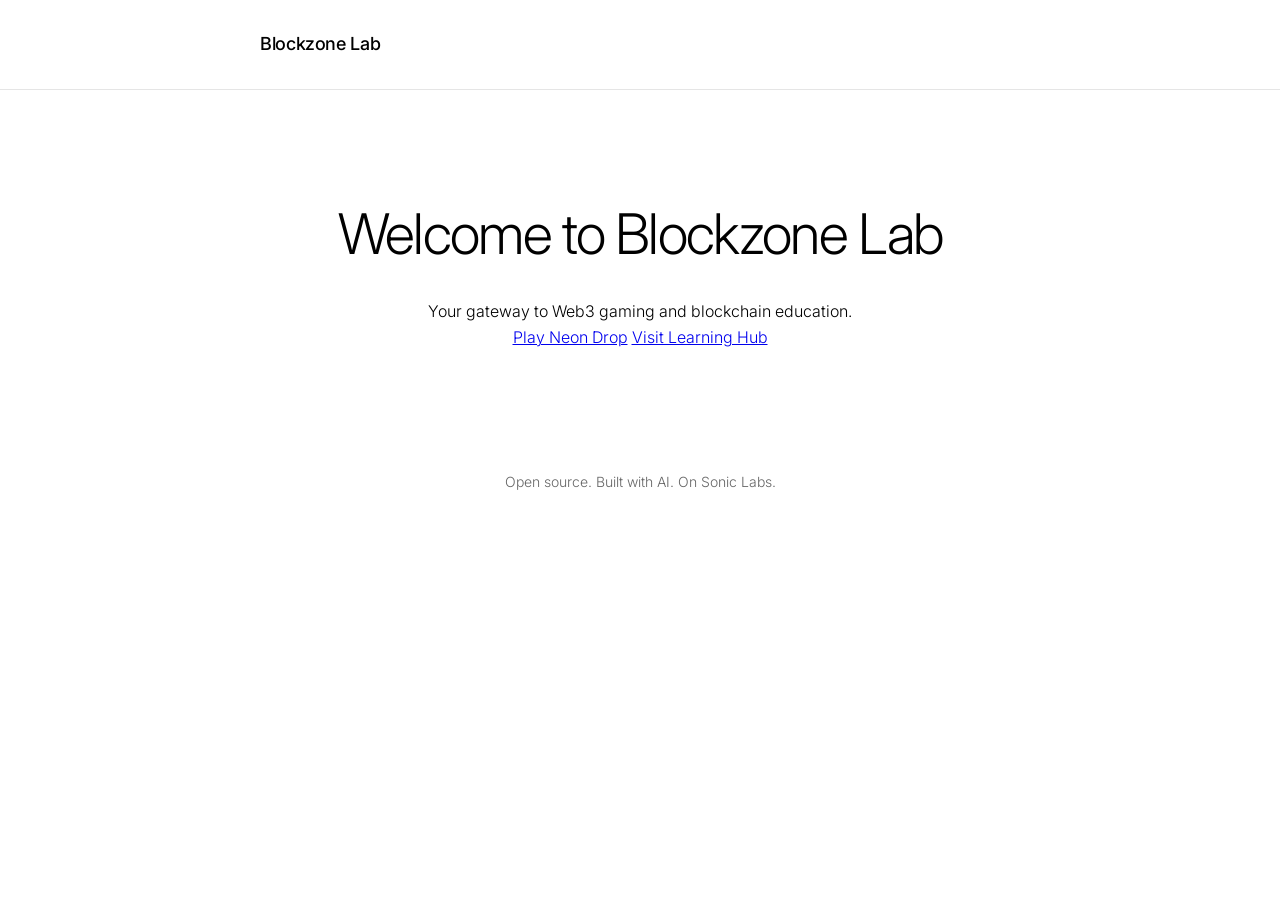
<file: index.html>
<!DOCTYPE html>
<html lang="en">
<head>
    <meta charset="UTF-8">
    <meta name="viewport" content="width=device-width, initial-scale=1.0">
    <title>Blockzone Lab - Learn Blockchain Through Play</title>
    <meta name="description" content="Where everyone wins. Learn blockchain through daily gaming challenges.">
    
    <link rel="preconnect" href="https://fonts.googleapis.com">
    <link rel="preconnect" href="https://fonts.gstatic.com" crossorigin>
    <link href="https://fonts.googleapis.com/css2?family=Inter:wght@300;400;500&display=swap" rel="stylesheet">
    
    <link rel="stylesheet" href="css/main-styles.css">
</head>
<body>
    <header>
        <div class="container">
            <div class="logo">Blockzone Lab</div>
        </div>
    </header>

    <main>
        <section class="hero">
            <div class="container">
                <h1>Welcome to Blockzone Lab</h1>
                <p>Your gateway to Web3 gaming and blockchain education.</p>
                <a href="/games/neondrop/index.html" class="cta-button">Play Neon Drop</a>
                <a href="/learn/" class="cta-button">Visit Learning Hub</a>
            </div>
        </section>
    </main>

    <footer>
        <div class="container">
            <p>Open source. Built with AI. On Sonic Labs.</p>
        </div>
    </footer>

    <!-- <script src="js/main.js"></script> -->
</body>
</html>
</file>
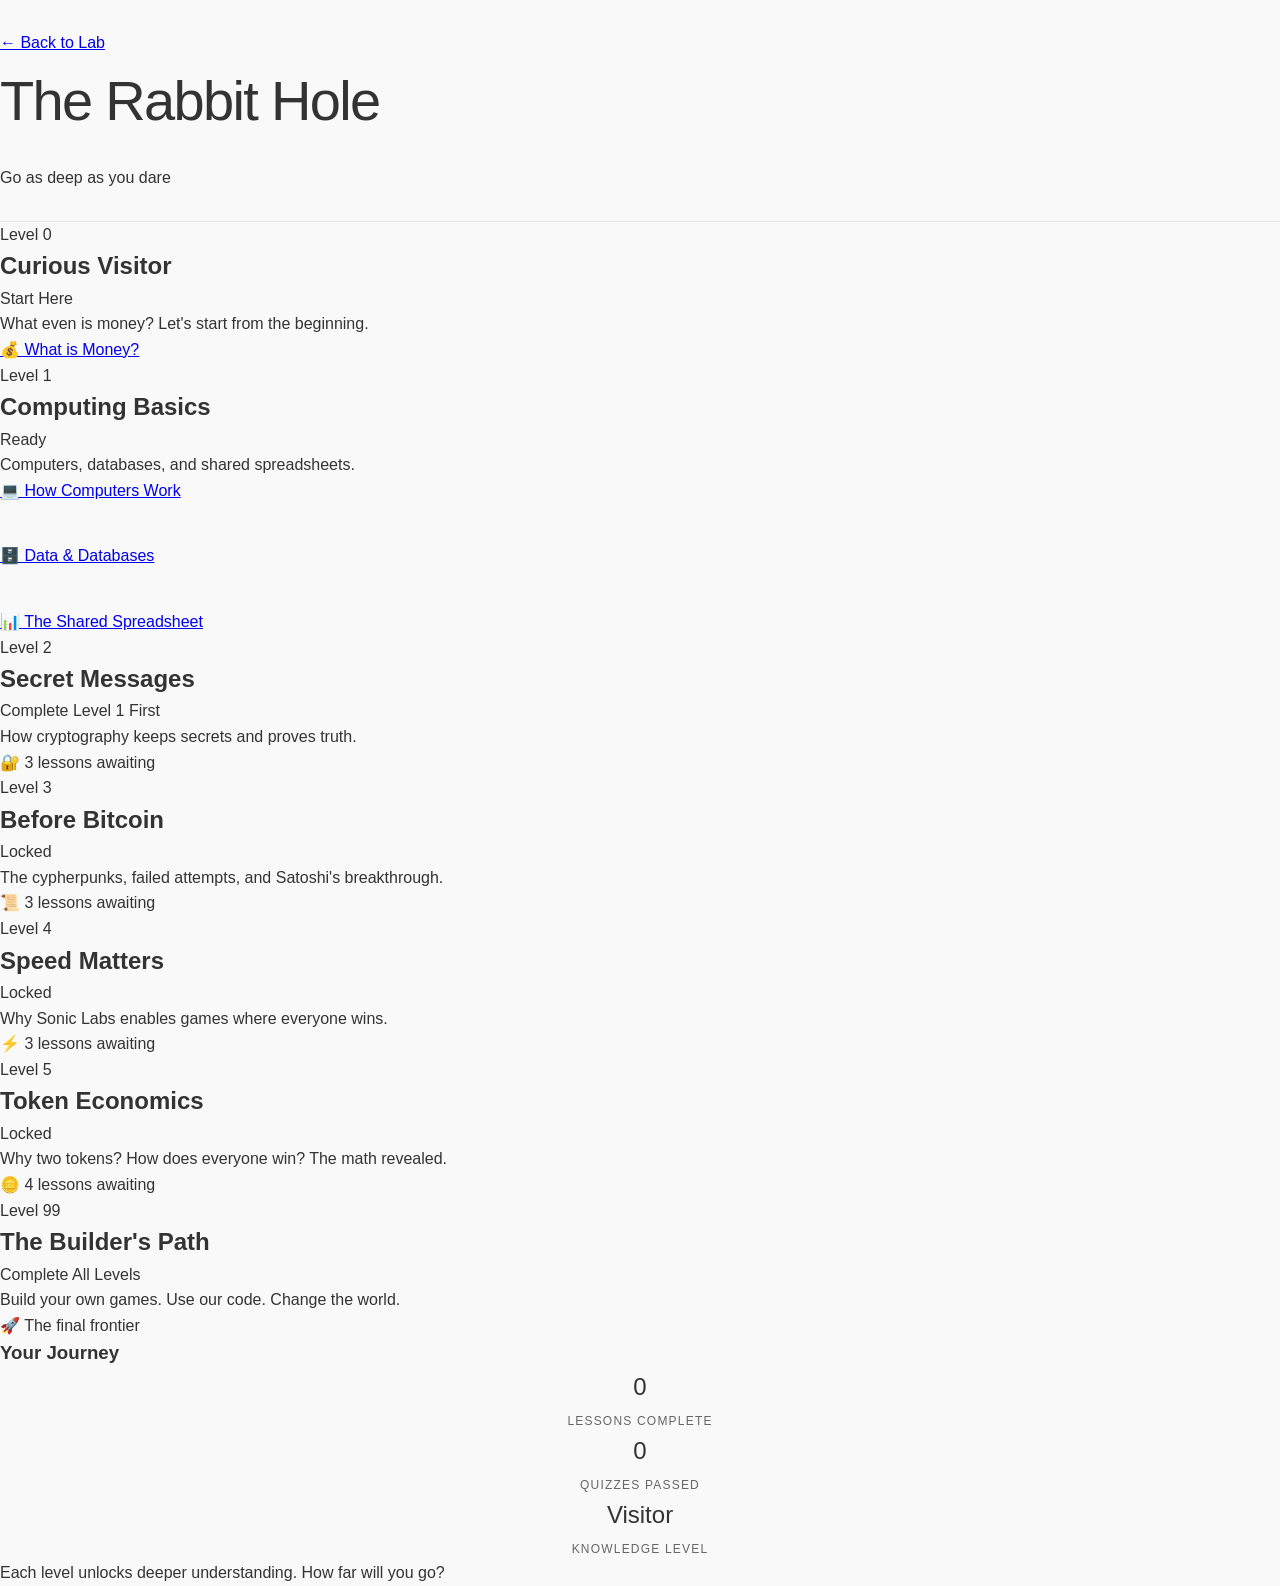
<file: learn/index.html>
<!DOCTYPE html>
<html lang="en">
<head>
    <meta charset="UTF-8">
    <meta name="viewport" content="width=device-width, initial-scale=1.0">
    <title>Learning Hub - Blockzone Lab</title>
    <link rel="stylesheet" href="../css/style.css">
    <link rel="stylesheet" href="../css/lessons.css">
</head>
<body>
    <div class="hub-container">
        <header class="hub-header">
            <a href="../index.html" class="back-home">← Back to Lab</a>
            <h1>The Rabbit Hole</h1>
            <p class="hub-tagline">Go as deep as you dare</p>
        </header>

        <div class="learning-path">
            <!-- Level 0: Curious Visitor -->
            <div class="level-card unlocked" data-level="0">
                <div class="level-header">
                    <span class="level-number">Level 0</span>
                    <h2>Curious Visitor</h2>
                    <span class="level-status">Start Here</span>
                </div>
                <p class="level-description">What even is money? Let's start from the beginning.</p>
                <div class="lessons">
                    <a href="level-0/what-is-money.html" class="lesson-link">
                        <span class="lesson-icon">💰</span>
                        What is Money?
                    </a>
                </div>
                <div class="level-progress">
                    <div class="progress-bar">
                        <div class="progress-fill" style="width: 0%"></div>
                    </div>
                </div>
            </div>

            <!-- Level 1: Computing Basics -->
            <div class="level-card unlocked" data-level="1">
                <div class="level-header">
                    <span class="level-number">Level 1</span>
                    <h2>Computing Basics</h2>
                    <span class="level-status">Ready</span>
                </div>
                <p class="level-description">Computers, databases, and shared spreadsheets.</p>
                <div class="lessons">
                    <a href="level-1/how-computers-work.html" class="lesson-link">
                        <span class="lesson-icon">💻</span>
                        How Computers Work
                    </a>
                    <a href="level-1/data-and-databases.html" class="lesson-link">
                        <span class="lesson-icon">🗄️</span>
                        Data & Databases
                    </a>
                    <a href="level-1/shared-spreadsheets.html" class="lesson-link">
                        <span class="lesson-icon">📊</span>
                        The Shared Spreadsheet
                    </a>
                </div>
                <div class="level-progress">
                    <div class="progress-bar">
                        <div class="progress-fill" style="width: 0%"></div>
                    </div>
                </div>
            </div>

            <!-- Level 2: Cryptography -->
            <div class="level-card locked" data-level="2">
                <div class="level-header">
                    <span class="level-number">Level 2</span>
                    <h2>Secret Messages</h2>
                    <span class="level-status">Complete Level 1 First</span>
                </div>
                <p class="level-description">How cryptography keeps secrets and proves truth.</p>
                <div class="lessons locked-content">
                    <div class="lesson-preview">🔐 3 lessons awaiting</div>
                </div>
            </div>

            <!-- Level 3: Blockchain Origins -->
            <div class="level-card locked" data-level="3">
                <div class="level-header">
                    <span class="level-number">Level 3</span>
                    <h2>Before Bitcoin</h2>
                    <span class="level-status">Locked</span>
                </div>
                <p class="level-description">The cypherpunks, failed attempts, and Satoshi's breakthrough.</p>
                <div class="lessons locked-content">
                    <div class="lesson-preview">📜 3 lessons awaiting</div>
                </div>
            </div>

            <!-- Level 4: Modern Blockchain -->
            <div class="level-card locked" data-level="4">
                <div class="level-header">
                    <span class="level-number">Level 4</span>
                    <h2>Speed Matters</h2>
                    <span class="level-status">Locked</span>
                </div>
                <p class="level-description">Why Sonic Labs enables games where everyone wins.</p>
                <div class="lessons locked-content">
                    <div class="lesson-preview">⚡ 3 lessons awaiting</div>
                </div>
            </div>

            <!-- Level 5: Tokenomics -->
            <div class="level-card locked" data-level="5">
                <div class="level-header">
                    <span class="level-number">Level 5</span>
                    <h2>Token Economics</h2>
                    <span class="level-status">Locked</span>
                </div>
                <p class="level-description">Why two tokens? How does everyone win? The math revealed.</p>
                <div class="lessons locked-content">
                    <div class="lesson-preview">🪙 4 lessons awaiting</div>
                </div>
            </div>

            <!-- Level 99: The Deep End -->
            <div class="level-card legendary locked" data-level="99">
                <div class="level-header">
                    <span class="level-number">Level 99</span>
                    <h2>The Builder's Path</h2>
                    <span class="level-status">Complete All Levels</span>
                </div>
                <p class="level-description">Build your own games. Use our code. Change the world.</p>
                <div class="lessons locked-content">
                    <div class="lesson-preview">🚀 The final frontier</div>
                </div>
            </div>
        </div>

        <!-- Progress Overview -->
        <div class="progress-overview">
            <h3>Your Journey</h3>
            <div class="journey-stats">
                <div class="stat">
                    <span class="stat-value" id="lessons-complete">0</span>
                    <span class="stat-label">Lessons Complete</span>
                </div>
                <div class="stat">
                    <span class="stat-value" id="quizzes-passed">0</span>
                    <span class="stat-label">Quizzes Passed</span>
                </div>
                <div class="stat">
                    <span class="stat-value" id="knowledge-level">Visitor</span>
                    <span class="stat-label">Knowledge Level</span>
                </div>
            </div>
        </div>

        <!-- Teaser -->
        <div class="hub-footer">
            <p class="teaser">Each level unlocks deeper understanding. How far will you go?</p>
        </div>
    </div>

    <script>
        // Load user progress
        function loadProgress() {
            const progress = JSON.parse(localStorage.getItem('blockzoneProgress') || '{}');
            
            // Update UI based on progress
            Object.keys(progress).forEach(level => {
                if (progress[level].completed) {
                    unlockLevel(parseInt(level) + 1);
                }
                updateLevelProgress(level, progress[level]);
            });
            
            // Update stats
            updateStats(progress);
        }

        function unlockLevel(level) {
            const card = document.querySelector(`[data-level="${level}"]`);
            if (card) {
                card.classList.remove('locked');
                card.classList.add('unlocked');
                
                // Show lessons
                const lessons = card.querySelector('.lessons');
                lessons.classList.remove('locked-content');
                
                // Update status
                const status = card.querySelector('.level-status');
                status.textContent = 'Ready';
            }
        }

        function updateLevelProgress(level, data) {
            const card = document.querySelector(`[data-level="${level}"]`);
            if (card && data.progress) {
                const fill = card.querySelector('.progress-fill');
                fill.style.width = `${data.progress}%`;
            }
        }

        function updateStats(progress) {
            let totalLessons = 0;
            let totalQuizzes = 0;
            
            Object.values(progress).forEach(level => {
                totalLessons += level.lessonsComplete || 0;
                totalQuizzes += level.quizPassed ? 1 : 0;
            });
            
            document.getElementById('lessons-complete').textContent = totalLessons;
            document.getElementById('quizzes-passed').textContent = totalQuizzes;
            
            // Update knowledge level
            const levels = ['Visitor', 'Student', 'Learner', 'Scholar', 'Expert', 'Master', 'Builder'];
            const knowledgeLevel = levels[Math.min(totalQuizzes, levels.length - 1)];
            document.getElementById('knowledge-level').textContent = knowledgeLevel;
        }

        // Initialize
        loadProgress();
    </script>
</body>
</html>
</file>
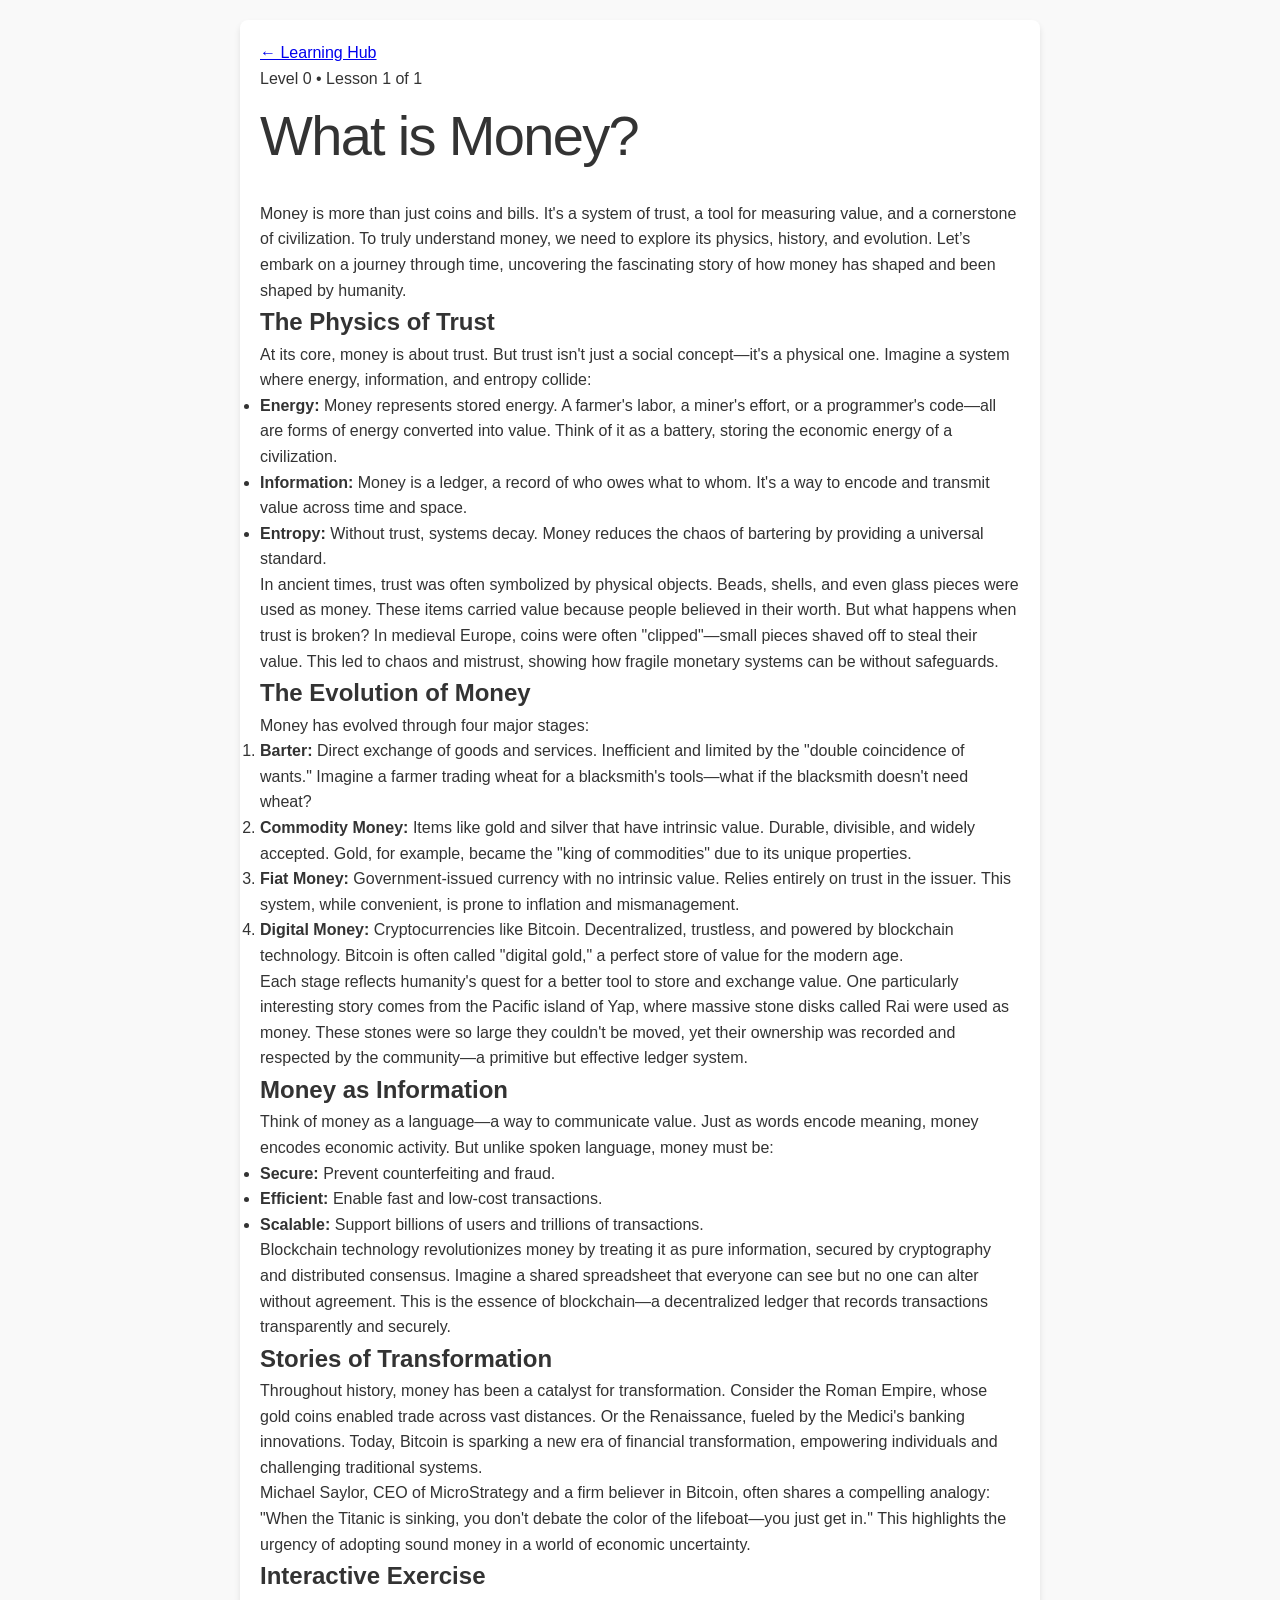
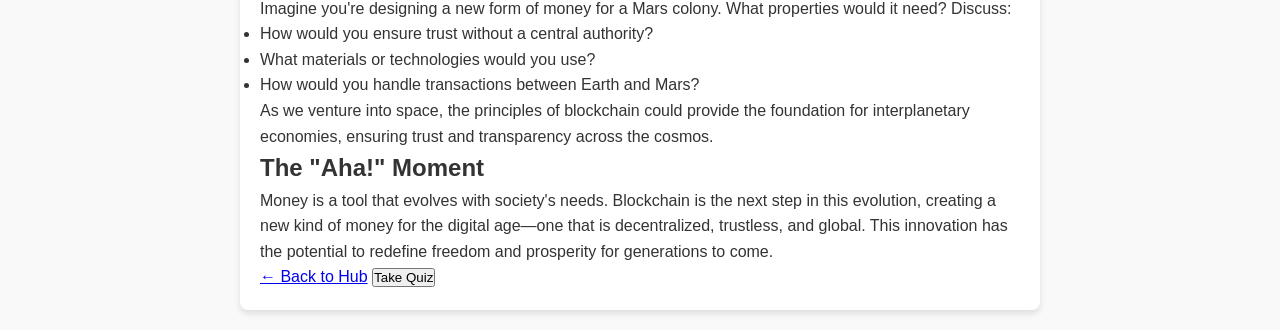
<file: learn/level-0/what-is-money.html>
<!DOCTYPE html>
<html lang="en">
<head>
    <meta charset="UTF-8">
    <meta name="viewport" content="width=device-width, initial-scale=1.0">
    <title>Level 0: What is Money? - Blockzone Lab</title>
    <link rel="stylesheet" href="../../css/style.css">
    <link rel="stylesheet" href="../../css/lessons.css">
</head>
<body>
    <div class="lesson-container">
        <div class="lesson-nav">
            <a href="../index.html" class="back">← Learning Hub</a>
            <div class="progress">Level 0 • Lesson 1 of 1</div>
        </div>

        <article class="lesson-content">
            <h1>What is Money?</h1>

            <p class="intro">Money is more than just coins and bills. It's a system of trust, a tool for measuring value, and a cornerstone of civilization. To truly understand money, we need to explore its physics, history, and evolution. Let’s embark on a journey through time, uncovering the fascinating story of how money has shaped and been shaped by humanity.</p>

            <section>
                <h2>The Physics of Trust</h2>
                <p>At its core, money is about trust. But trust isn't just a social concept—it's a physical one. Imagine a system where energy, information, and entropy collide:</p>
                <ul>
                    <li><strong>Energy:</strong> Money represents stored energy. A farmer's labor, a miner's effort, or a programmer's code—all are forms of energy converted into value. Think of it as a battery, storing the economic energy of a civilization.</li>
                    <li><strong>Information:</strong> Money is a ledger, a record of who owes what to whom. It's a way to encode and transmit value across time and space.</li>
                    <li><strong>Entropy:</strong> Without trust, systems decay. Money reduces the chaos of bartering by providing a universal standard.</li>
                </ul>
                <p>In ancient times, trust was often symbolized by physical objects. Beads, shells, and even glass pieces were used as money. These items carried value because people believed in their worth. But what happens when trust is broken? In medieval Europe, coins were often "clipped"—small pieces shaved off to steal their value. This led to chaos and mistrust, showing how fragile monetary systems can be without safeguards.</p>
            </section>

            <section>
                <h2>The Evolution of Money</h2>
                <p>Money has evolved through four major stages:</p>
                <ol>
                    <li><strong>Barter:</strong> Direct exchange of goods and services. Inefficient and limited by the "double coincidence of wants." Imagine a farmer trading wheat for a blacksmith's tools—what if the blacksmith doesn't need wheat?</li>
                    <li><strong>Commodity Money:</strong> Items like gold and silver that have intrinsic value. Durable, divisible, and widely accepted. Gold, for example, became the "king of commodities" due to its unique properties.</li>
                    <li><strong>Fiat Money:</strong> Government-issued currency with no intrinsic value. Relies entirely on trust in the issuer. This system, while convenient, is prone to inflation and mismanagement.</li>
                    <li><strong>Digital Money:</strong> Cryptocurrencies like Bitcoin. Decentralized, trustless, and powered by blockchain technology. Bitcoin is often called "digital gold," a perfect store of value for the modern age.</li>
                </ol>
                <p>Each stage reflects humanity's quest for a better tool to store and exchange value. One particularly interesting story comes from the Pacific island of Yap, where massive stone disks called Rai were used as money. These stones were so large they couldn't be moved, yet their ownership was recorded and respected by the community—a primitive but effective ledger system.</p>
            </section>

            <section>
                <h2>Money as Information</h2>
                <p>Think of money as a language—a way to communicate value. Just as words encode meaning, money encodes economic activity. But unlike spoken language, money must be:</p>
                <ul>
                    <li><strong>Secure:</strong> Prevent counterfeiting and fraud.</li>
                    <li><strong>Efficient:</strong> Enable fast and low-cost transactions.</li>
                    <li><strong>Scalable:</strong> Support billions of users and trillions of transactions.</li>
                </ul>
                <p class="insight">Blockchain technology revolutionizes money by treating it as pure information, secured by cryptography and distributed consensus. Imagine a shared spreadsheet that everyone can see but no one can alter without agreement. This is the essence of blockchain—a decentralized ledger that records transactions transparently and securely.</p>
            </section>

            <section>
                <h2>Stories of Transformation</h2>
                <p>Throughout history, money has been a catalyst for transformation. Consider the Roman Empire, whose gold coins enabled trade across vast distances. Or the Renaissance, fueled by the Medici's banking innovations. Today, Bitcoin is sparking a new era of financial transformation, empowering individuals and challenging traditional systems.</p>
                <p>Michael Saylor, CEO of MicroStrategy and a firm believer in Bitcoin, often shares a compelling analogy: "When the Titanic is sinking, you don't debate the color of the lifeboat—you just get in." This highlights the urgency of adopting sound money in a world of economic uncertainty.</p>
            </section>

            <section>
                <h2>Interactive Exercise</h2>
                <p>Imagine you're designing a new form of money for a Mars colony. What properties would it need? Discuss:</p>
                <ul>
                    <li>How would you ensure trust without a central authority?</li>
                    <li>What materials or technologies would you use?</li>
                    <li>How would you handle transactions between Earth and Mars?</li>
                </ul>
                <p>As we venture into space, the principles of blockchain could provide the foundation for interplanetary economies, ensuring trust and transparency across the cosmos.</p>
            </section>

            <section class="key-insight">
                <h2>The "Aha!" Moment</h2>
                <p>Money is a tool that evolves with society's needs. Blockchain is the next step in this evolution, creating a new kind of money for the digital age—one that is decentralized, trustless, and global. This innovation has the potential to redefine freedom and prosperity for generations to come.</p>
            </section>
        </article>

        <div class="lesson-footer">
            <a href="../index.html" class="prev-lesson">← Back to Hub</a>
            <button class="start-quiz" onclick="loadQuiz('level-0/quiz-0.json')">Take Quiz</button>
        </div>
    </div>

    <script src="../../js/quiz.js"></script>
</body>
</html>
</file>
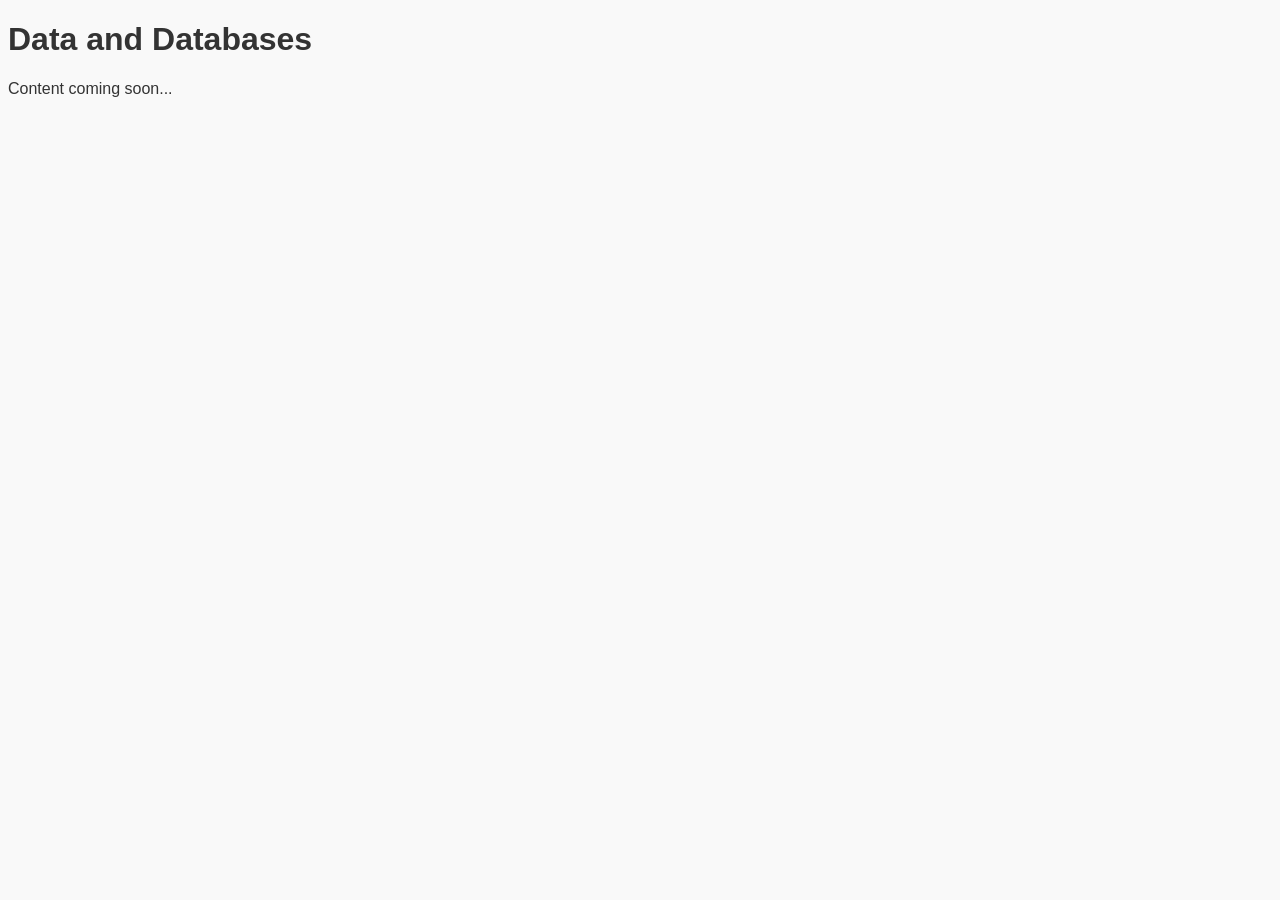
<file: learn/level-1/data-and-databases.html>
<!DOCTYPE html>
<html lang="en">
<head>
    <meta charset="UTF-8">
    <meta name="viewport" content="width=device-width, initial-scale=1.0">
    <title>Data and Databases</title>
    <link rel="stylesheet" href="../../css/lessons.css">
</head>
<body>
    <header>
        <h1>Data and Databases</h1>
    </header>
    <main>
        <p>Content coming soon...</p>
    </main>
</body>
</html>
</file>
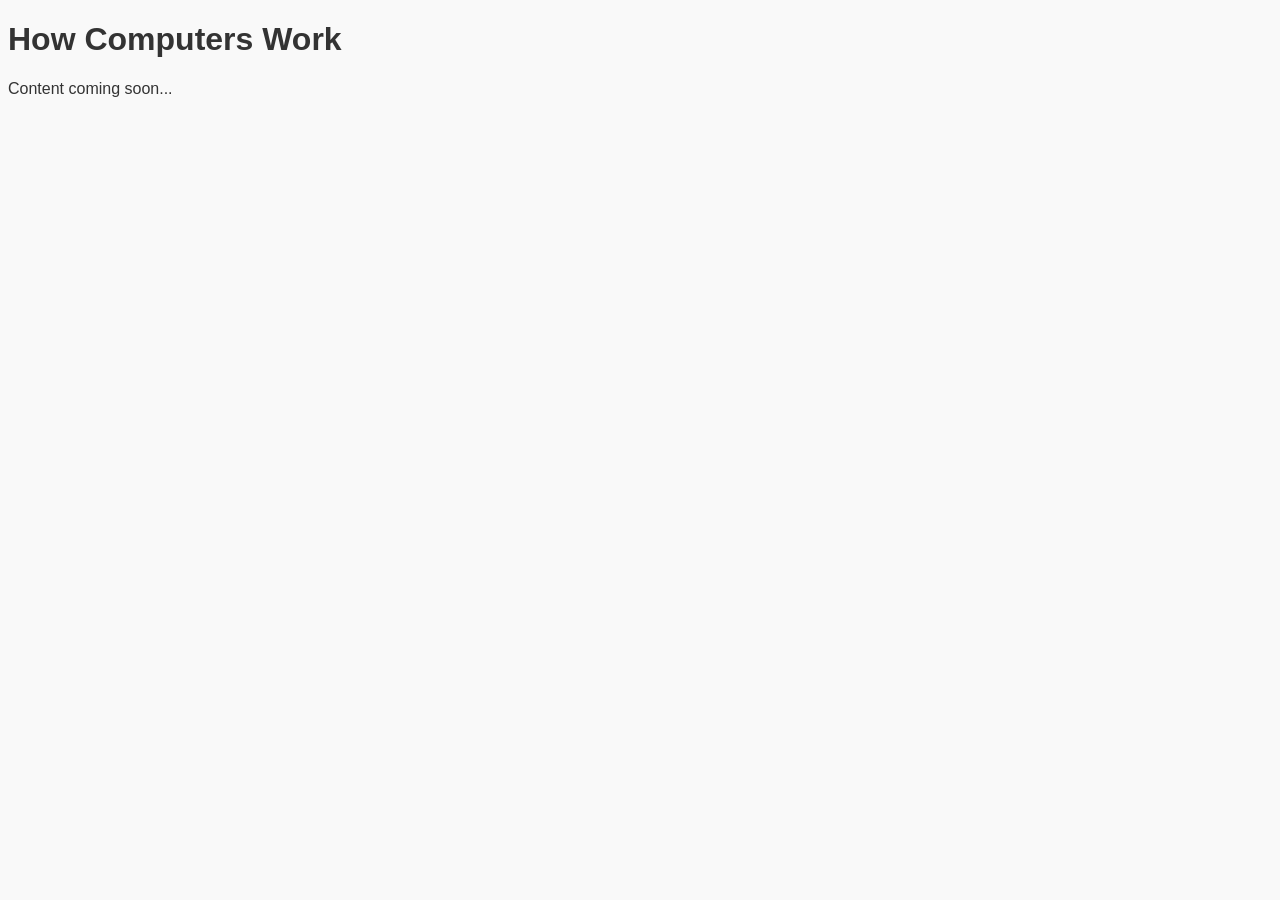
<file: learn/level-1/how-computers-work.html>
<!DOCTYPE html>
<html lang="en">
<head>
    <meta charset="UTF-8">
    <meta name="viewport" content="width=device-width, initial-scale=1.0">
    <title>How Computers Work</title>
    <link rel="stylesheet" href="../../css/lessons.css">
</head>
<body>
    <header>
        <h1>How Computers Work</h1>
    </header>
    <main>
        <p>Content coming soon...</p>
    </main>
</body>
</html>
</file>
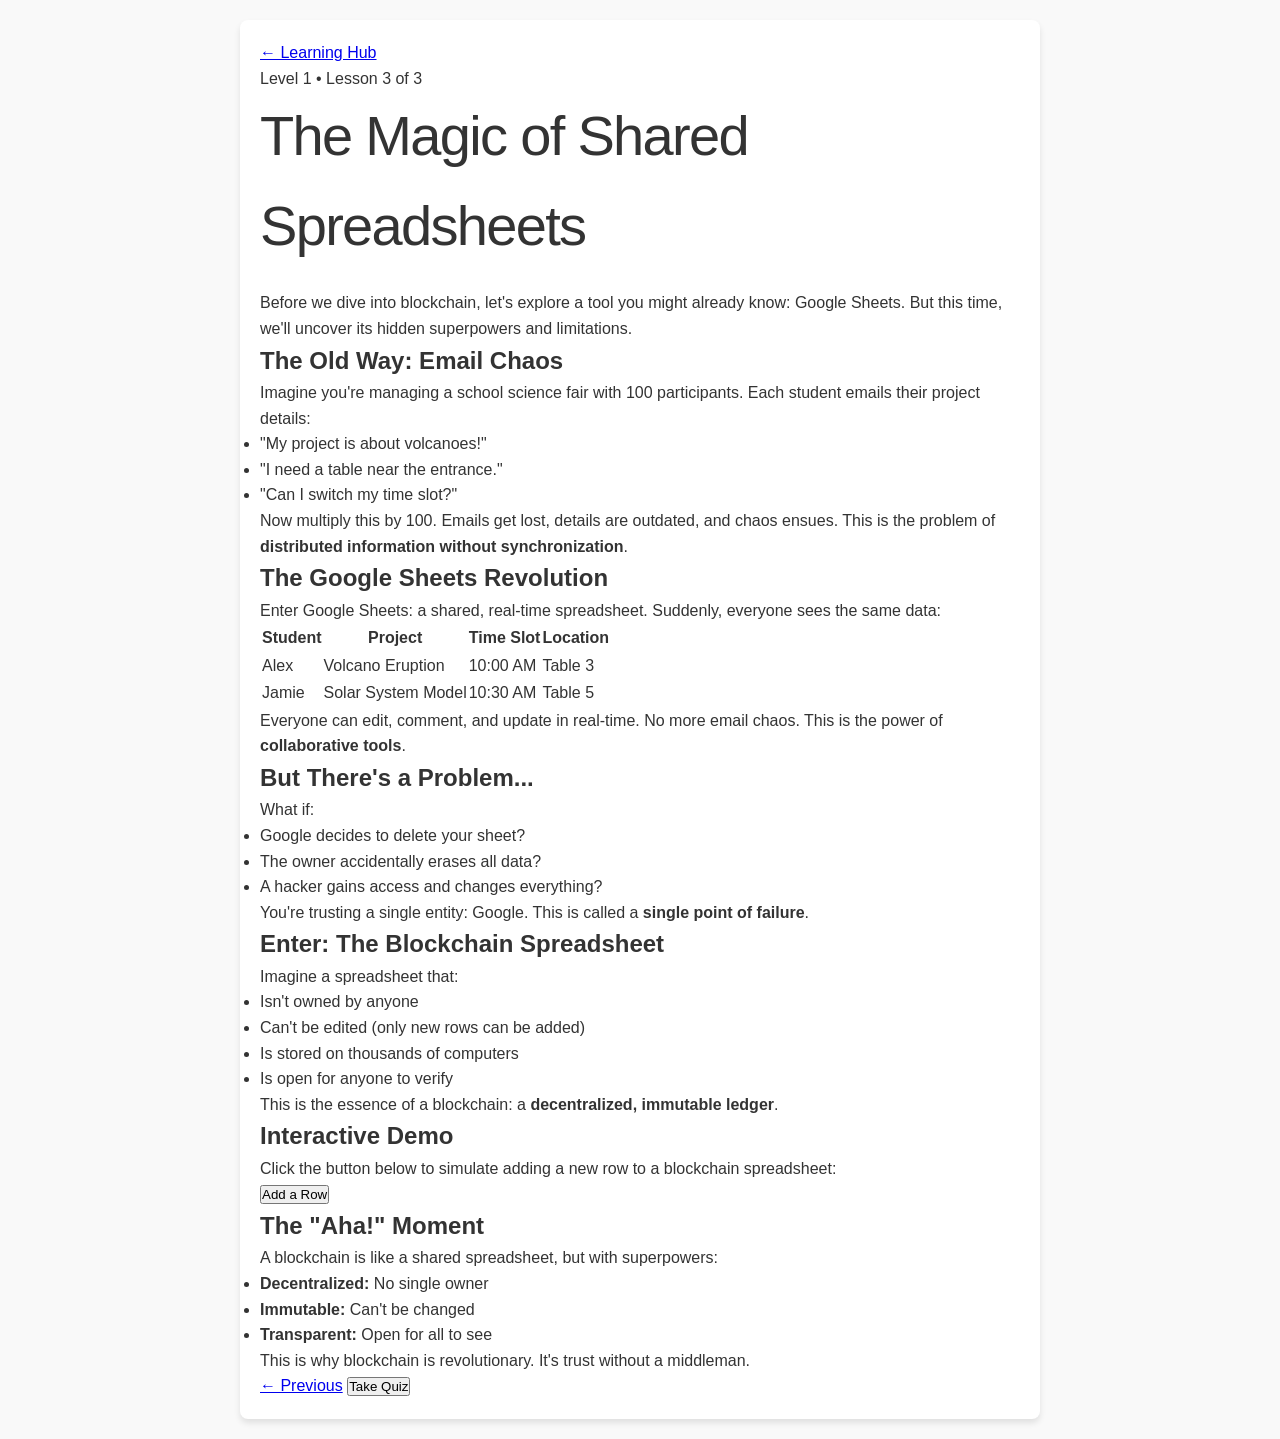
<file: learn/level-1/shared-spreadsheets.html>
<!DOCTYPE html>
<html lang="en">
<head>
    <meta charset="UTF-8">
    <meta name="viewport" content="width=device-width, initial-scale=1.0">
    <title>Level 1.3: The Shared Spreadsheet - Blockzone Lab</title>
    <link rel="stylesheet" href="../../css/style.css">
    <link rel="stylesheet" href="../../css/lessons.css">
</head>
<body>
    <div class="lesson-container">
        <div class="lesson-nav">
            <a href="../index.html" class="back">← Learning Hub</a>
            <div class="progress">Level 1 • Lesson 3 of 3</div>
        </div>

        <article class="lesson-content">
            <h1>The Magic of Shared Spreadsheets</h1>
            
            <p class="intro">Before we dive into blockchain, let's explore a tool you might already know: Google Sheets. But this time, we'll uncover its hidden superpowers and limitations.</p>

            <section>
                <h2>The Old Way: Email Chaos</h2>
                <p>Imagine you're managing a school science fair with 100 participants. Each student emails their project details:</p>
                <ul>
                    <li>"My project is about volcanoes!"</li>
                    <li>"I need a table near the entrance."</li>
                    <li>"Can I switch my time slot?"</li>
                </ul>
                <p>Now multiply this by 100. Emails get lost, details are outdated, and chaos ensues. This is the problem of <strong>distributed information without synchronization</strong>.</p>
            </section>

            <section>
                <h2>The Google Sheets Revolution</h2>
                <p>Enter Google Sheets: a shared, real-time spreadsheet. Suddenly, everyone sees the same data:</p>
                <div class="demo-spreadsheet">
                    <table>
                        <tr>
                            <th>Student</th>
                            <th>Project</th>
                            <th>Time Slot</th>
                            <th>Location</th>
                        </tr>
                        <tr>
                            <td>Alex</td>
                            <td>Volcano Eruption</td>
                            <td>10:00 AM</td>
                            <td>Table 3</td>
                        </tr>
                        <tr>
                            <td>Jamie</td>
                            <td>Solar System Model</td>
                            <td>10:30 AM</td>
                            <td>Table 5</td>
                        </tr>
                    </table>
                </div>
                <p>Everyone can edit, comment, and update in real-time. No more email chaos. This is the power of <strong>collaborative tools</strong>.</p>
            </section>

            <section>
                <h2>But There's a Problem...</h2>
                <p>What if:</p>
                <ul>
                    <li>Google decides to delete your sheet?</li>
                    <li>The owner accidentally erases all data?</li>
                    <li>A hacker gains access and changes everything?</li>
                </ul>
                <p class="big-reveal">You're trusting a single entity: Google. This is called a <strong>single point of failure</strong>.</p>
            </section>

            <section>
                <h2>Enter: The Blockchain Spreadsheet</h2>
                <p>Imagine a spreadsheet that:</p>
                <ul>
                    <li>Isn't owned by anyone</li>
                    <li>Can't be edited (only new rows can be added)</li>
                    <li>Is stored on thousands of computers</li>
                    <li>Is open for anyone to verify</li>
                </ul>
                <p>This is the essence of a blockchain: a <strong>decentralized, immutable ledger</strong>.</p>
            </section>

            <section>
                <h2>Interactive Demo</h2>
                <p>Click the button below to simulate adding a new row to a blockchain spreadsheet:</p>
                <div class="interactive-demo">
                    <button onclick="simulateBlockchain()">Add a Row</button>
                    <div id="blockchain-visual"></div>
                </div>
            </section>

            <section class="key-insight">
                <h2>The "Aha!" Moment</h2>
                <p>A blockchain is like a shared spreadsheet, but with superpowers:</p>
                <ul>
                    <li><strong>Decentralized:</strong> No single owner</li>
                    <li><strong>Immutable:</strong> Can't be changed</li>
                    <li><strong>Transparent:</strong> Open for all to see</li>
                </ul>
                <p class="mind-blown">This is why blockchain is revolutionary. It's trust without a middleman.</p>
            </section>
        </article>

        <div class="lesson-footer">
            <a href="data-and-databases.html" class="prev-lesson">← Previous</a>
            <button class="start-quiz" onclick="startQuiz(1, 3)">Take Quiz</button>
        </div>
    </div>

    <script src="../../js/quiz.js"></script>
</body>
</html>
</file>
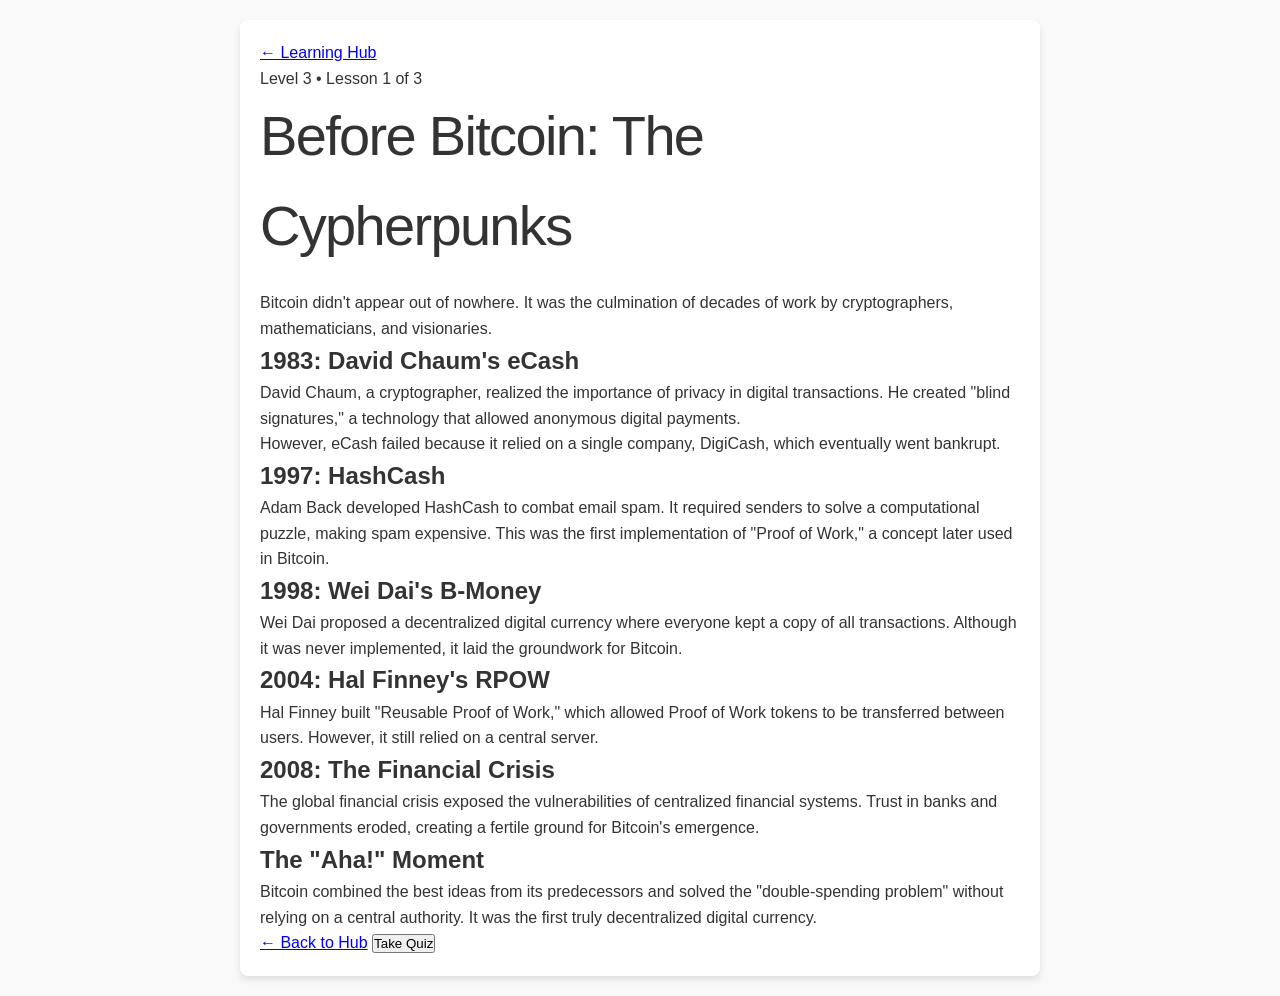
<file: learn/level-3/before-bitcoin.html>
<!DOCTYPE html>
<html lang="en">
<head>
    <meta charset="UTF-8">
    <meta name="viewport" content="width=device-width, initial-scale=1.0">
    <title>Level 3.1: Before Bitcoin - Blockzone Lab</title>
    <link rel="stylesheet" href="../../css/style.css">
    <link rel="stylesheet" href="../../css/lessons.css">
</head>
<body>
    <div class="lesson-container">
        <div class="lesson-nav">
            <a href="../index.html" class="back">← Learning Hub</a>
            <div class="progress">Level 3 • Lesson 1 of 3</div>
        </div>

        <article class="lesson-content">
            <h1>Before Bitcoin: The Cypherpunks</h1>
            
            <p class="intro">Bitcoin didn't appear out of nowhere. It was the culmination of decades of work by cryptographers, mathematicians, and visionaries.</p>

            <section>
                <h2>1983: David Chaum's eCash</h2>
                <p>David Chaum, a cryptographer, realized the importance of privacy in digital transactions. He created "blind signatures," a technology that allowed anonymous digital payments.</p>
                <p>However, eCash failed because it relied on a single company, DigiCash, which eventually went bankrupt.</p>
            </section>

            <section>
                <h2>1997: HashCash</h2>
                <p>Adam Back developed HashCash to combat email spam. It required senders to solve a computational puzzle, making spam expensive. This was the first implementation of "Proof of Work," a concept later used in Bitcoin.</p>
            </section>

            <section>
                <h2>1998: Wei Dai's B-Money</h2>
                <p>Wei Dai proposed a decentralized digital currency where everyone kept a copy of all transactions. Although it was never implemented, it laid the groundwork for Bitcoin.</p>
            </section>

            <section>
                <h2>2004: Hal Finney's RPOW</h2>
                <p>Hal Finney built "Reusable Proof of Work," which allowed Proof of Work tokens to be transferred between users. However, it still relied on a central server.</p>
            </section>

            <section>
                <h2>2008: The Financial Crisis</h2>
                <p>The global financial crisis exposed the vulnerabilities of centralized financial systems. Trust in banks and governments eroded, creating a fertile ground for Bitcoin's emergence.</p>
            </section>

            <section class="key-insight">
                <h2>The "Aha!" Moment</h2>
                <p>Bitcoin combined the best ideas from its predecessors and solved the "double-spending problem" without relying on a central authority. It was the first truly decentralized digital currency.</p>
            </section>
        </article>

        <div class="lesson-footer">
            <a href="../index.html" class="prev-lesson">← Back to Hub</a>
            <button class="start-quiz" onclick="startQuiz(3, 1)">Take Quiz</button>
        </div>
    </div>

    <script src="../../js/quiz.js"></script>
</body>
</html>
</file>
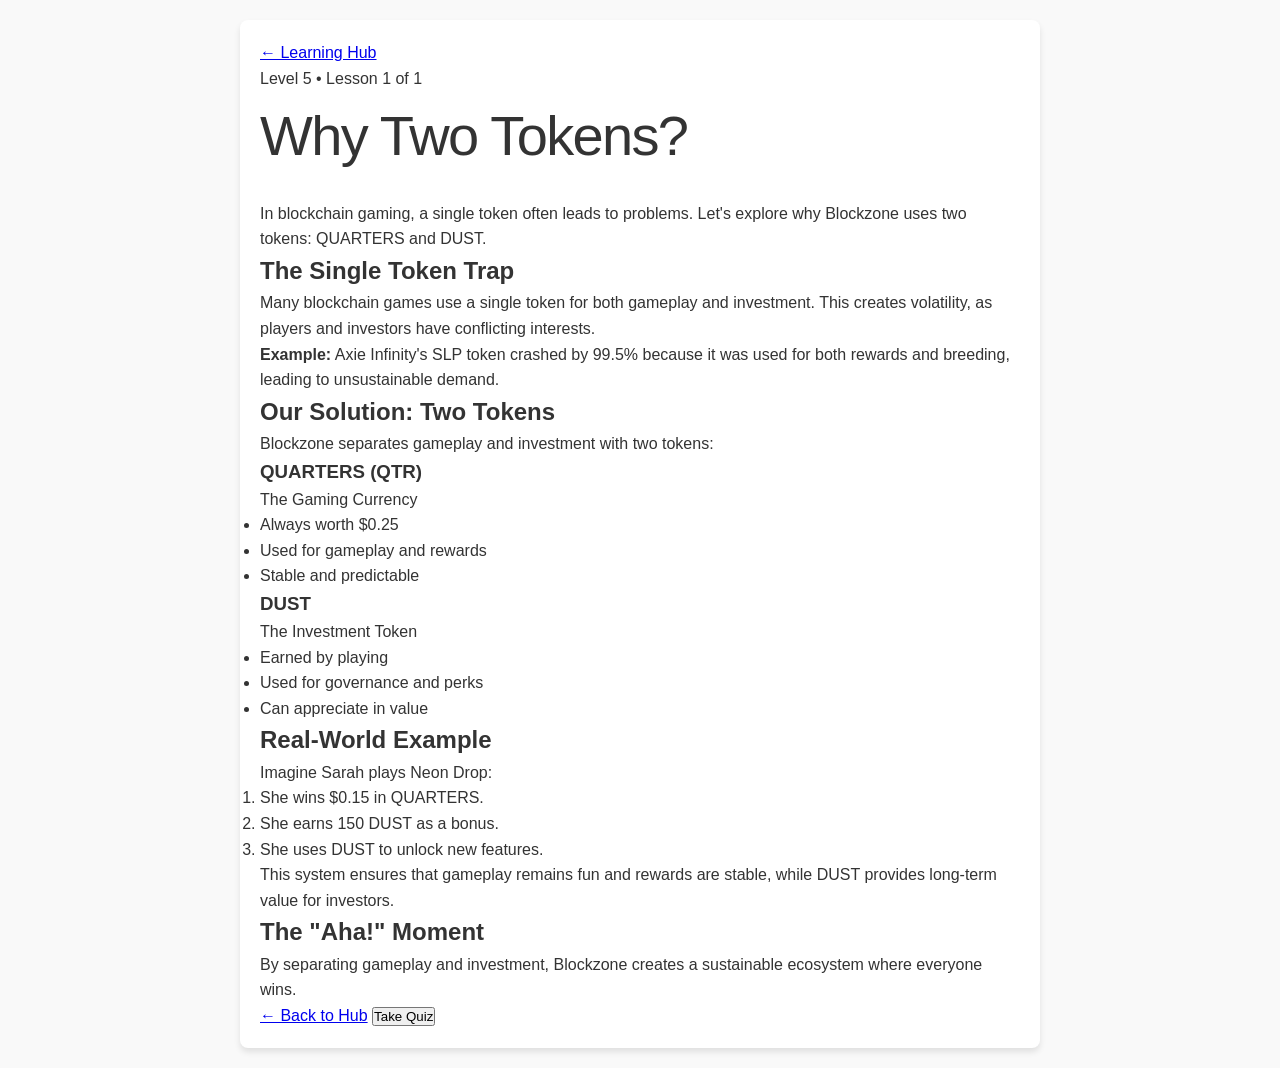
<file: learn/level-5/why-two-tokens.html>
<!DOCTYPE html>
<html lang="en">
<head>
    <meta charset="UTF-8">
    <meta name="viewport" content="width=device-width, initial-scale=1.0">
    <title>Level 5.1: Why Two Tokens? - Blockzone Lab</title>
    <link rel="stylesheet" href="../../css/style.css">
    <link rel="stylesheet" href="../../css/lessons.css">
</head>
<body>
    <div class="lesson-container">
        <div class="lesson-nav">
            <a href="../index.html" class="back">← Learning Hub</a>
            <div class="progress">Level 5 • Lesson 1 of 1</div>
        </div>

        <article class="lesson-content">
            <h1>Why Two Tokens?</h1>
            
            <p class="intro">In blockchain gaming, a single token often leads to problems. Let's explore why Blockzone uses two tokens: QUARTERS and DUST.</p>

            <section>
                <h2>The Single Token Trap</h2>
                <p>Many blockchain games use a single token for both gameplay and investment. This creates volatility, as players and investors have conflicting interests.</p>
                <p><strong>Example:</strong> Axie Infinity's SLP token crashed by 99.5% because it was used for both rewards and breeding, leading to unsustainable demand.</p>
            </section>

            <section>
                <h2>Our Solution: Two Tokens</h2>
                <p>Blockzone separates gameplay and investment with two tokens:</p>
                <div class="token-comparison">
                    <div class="token-card">
                        <h3>QUARTERS (QTR)</h3>
                        <p class="token-purpose">The Gaming Currency</p>
                        <ul>
                            <li>Always worth $0.25</li>
                            <li>Used for gameplay and rewards</li>
                            <li>Stable and predictable</li>
                        </ul>
                    </div>
                    <div class="token-card">
                        <h3>DUST</h3>
                        <p class="token-purpose">The Investment Token</p>
                        <ul>
                            <li>Earned by playing</li>
                            <li>Used for governance and perks</li>
                            <li>Can appreciate in value</li>
                        </ul>
                    </div>
                </div>
            </section>

            <section>
                <h2>Real-World Example</h2>
                <p>Imagine Sarah plays Neon Drop:</p>
                <ol>
                    <li>She wins $0.15 in QUARTERS.</li>
                    <li>She earns 150 DUST as a bonus.</li>
                    <li>She uses DUST to unlock new features.</li>
                </ol>
                <p>This system ensures that gameplay remains fun and rewards are stable, while DUST provides long-term value for investors.</p>
            </section>

            <section class="key-insight">
                <h2>The "Aha!" Moment</h2>
                <p>By separating gameplay and investment, Blockzone creates a sustainable ecosystem where everyone wins.</p>
            </section>
        </article>

        <div class="lesson-footer">
            <a href="../index.html" class="prev-lesson">← Back to Hub</a>
            <button class="start-quiz" onclick="startQuiz(5, 1)">Take Quiz</button>
        </div>
    </div>

    <script src="../../js/quiz.js"></script>
</body>
</html>
</file>
<file: css/main-styles.css>
:root {
    --black: #000;
    --white: #fff;
    --gray: #666;
    --light-gray: #f5f5f5;
    --border: #e5e5e5;
    --accent: #5b21b6;
}

* {
    margin: 0;
    padding: 0;
    box-sizing: border-box;
}

body {
    font-family: 'Inter', -apple-system, sans-serif;
    font-weight: 300;
    line-height: 1.6;
    color: var(--black);
}

.container {
    max-width: 800px;
    margin: 0 auto;
    padding: 0 20px;
}

/* Header */
header {
    padding: 30px 0;
    border-bottom: 1px solid var(--border);
}

.logo {
    font-size: 18px;
    font-weight: 500;
    letter-spacing: -0.02em;
}

/* Hero */
.hero {
    padding: 100px 0 80px;
    text-align: center;
}

h1 {
    font-size: 56px;
    font-weight: 300;
    letter-spacing: -0.03em;
    margin-bottom: 20px;
}

.tagline {
    font-size: 20px;
    color: var(--gray);
    line-height: 1.5;
}

/* Daily Challenge */
.daily-challenge {
    padding: 0 0 80px;
}

.challenge-card {
    border: 1px solid var(--border);
    border-radius: 12px;
    overflow: hidden;
}

.challenge-header {
    display: flex;
    justify-content: space-between;
    align-items: center;
    padding: 30px;
    background: var(--light-gray);
}

.challenge-header h2 {
    font-size: 24px;
    font-weight: 400;
}

.timer {
    font-family: monospace;
    font-size: 20px;
    color: var(--accent);
}

.challenge-content {
    padding: 40px 30px;
    text-align: center;
}

.pool {
    margin-bottom: 40px;
}

.pool-label {
    display: block;
    font-size: 14px;
    color: var(--gray);
    text-transform: uppercase;
    letter-spacing: 0.1em;
    margin-bottom: 8px;
}

.pool-amount {
    font-size: 48px;
    font-weight: 300;
    color: var(--accent);
}

.stats {
    display: flex;
    justify-content: center;
    gap: 60px;
    margin-bottom: 40px;
}

.stat {
    text-align: center;
}

.stat-value {
    display: block;
    font-size: 24px;
    font-weight: 400;
}

.stat-label {
    font-size: 12px;
    color: var(--gray);
    text-transform: uppercase;
    letter-spacing: 0.1em;
}

.play-button {
    display: inline-block;
    padding: 16px 40px;
    background: var(--accent);
    color: var(--white);
    text-decoration: none;
    border-radius: 8px;
    font-weight: 400;
    transition: transform 0.2s;
}

.play-button:hover {
    transform: translateY(-2px);
}

.challenge-note {
    margin-top: 16px;
    font-size: 14px;
    color: var(--gray);
}

/* How It Works */
.how {
    padding: 80px 0;
    background: var(--light-gray);
}

.how h2 {
    text-align: center;
    font-size: 32px;
    font-weight: 300;
    margin-bottom: 40px;
}

.economics {
    display: flex;
    justify-content: center;
    gap: 60px;
    margin-bottom: 40px;
}

.formula {
    text-align: center;
}

.formula code {
    display: block;
    font-size: 20px;
    font-family: monospace;
    color: var(--accent);
    margin-bottom: 8px;
}

.formula span {
    font-size: 14px;
    color: var(--gray);
}

.explanation {
    text-align: center;
    max-width: 500px;
    margin: 0 auto;
    color: var(--gray);
}

/* Learn */
.learn {
    padding: 80px 0;
}

.learn h2 {
    text-align: center;
    font-size: 32px;
    font-weight: 300;
    margin-bottom: 60px;
}

.lessons {
    display: grid;
    gap: 40px;
}

.lesson {
    display: grid;
    grid-template-columns: auto 1fr;
    gap: 30px;
    align-items: start;
}

.lesson-number {
    font-family: monospace;
    font-size: 14px;
    color: var(--accent);
}

.lesson h3 {
    font-size: 20px;
    font-weight: 400;
    margin-bottom: 8px;
}

.lesson p {
    color: var(--gray);
}

/* Coming Soon */
.coming {
    padding: 40px 0;
    background: var(--light-gray);
}

.coming-text {
    text-align: center;
    font-size: 16px;
    color: var(--gray);
}

.coming-label {
    font-weight: 500;
    color: var(--black);
}

/* Footer */
footer {
    padding: 40px 0;
    text-align: center;
    font-size: 14px;
    color: var(--gray);
}

/* Mobile */
@media (max-width: 600px) {
    h1 {
        font-size: 40px;
    }
    
    .tagline {
        font-size: 18px;
    }
    
    .pool-amount {
        font-size: 36px;
    }
    
    .stats {
        gap: 30px;
    }
    
    .economics {
        flex-direction: column;
        gap: 30px;
    }
    
    .lesson {
        grid-template-columns: 1fr;
        gap: 16px;
    }
}
</file>
<file: css/style.css>
:root {
    --black: #000;
    --white: #fff;
    --gray: #666;
    --light-gray: #f5f5f5;
    --border: #e5e5e5;
    --accent: #5b21b6;
}

* {
    margin: 0;
    padding: 0;
    box-sizing: border-box;
}

body {
    font-family: 'Inter', -apple-system, sans-serif;
    font-weight: 300;
    line-height: 1.6;
    color: var(--black);
}

.container {
    max-width: 800px;
    margin: 0 auto;
    padding: 0 20px;
}

/* Header */
header {
    padding: 30px 0;
    border-bottom: 1px solid var(--border);
}

.logo {
    font-size: 18px;
    font-weight: 500;
    letter-spacing: -0.02em;
}

/* Hero */
.hero {
    padding: 100px 0 80px;
    text-align: center;
}

h1 {
    font-size: 56px;
    font-weight: 300;
    letter-spacing: -0.03em;
    margin-bottom: 20px;
}

.tagline {
    font-size: 20px;
    color: var(--gray);
    line-height: 1.5;
}

/* Daily Challenge */
.daily-challenge {
    padding: 0 0 80px;
}

.challenge-card {
    border: 1px solid var(--border);
    border-radius: 12px;
    overflow: hidden;
}

.challenge-header {
    display: flex;
    justify-content: space-between;
    align-items: center;
    padding: 30px;
    background: var(--light-gray);
}

.challenge-header h2 {
    font-size: 24px;
    font-weight: 400;
}

.timer {
    font-family: monospace;
    font-size: 20px;
    color: var(--accent);
}

.challenge-content {
    padding: 40px 30px;
    text-align: center;
}

.pool {
    margin-bottom: 40px;
}

.pool-label {
    display: block;
    font-size: 14px;
    color: var(--gray);
    text-transform: uppercase;
    letter-spacing: 0.1em;
    margin-bottom: 8px;
}

.pool-amount {
    font-size: 48px;
    font-weight: 300;
    color: var(--accent);
}

.stats {
    display: flex;
    justify-content: center;
    gap: 60px;
    margin-bottom: 40px;
}

.stat {
    text-align: center;
}

.stat-value {
    display: block;
    font-size: 24px;
    font-weight: 400;
}

.stat-label {
    font-size: 12px;
    color: var(--gray);
    text-transform: uppercase;
    letter-spacing: 0.1em;
}

.play-button {
    display: inline-block;
    padding: 16px 40px;
    background: var(--accent);
    color: var(--white);
    text-decoration: none;
    border-radius: 8px;
    font-weight: 400;
    transition: transform 0.2s;
}

.play-button:hover {
    transform: translateY(-2px);
}

.challenge-note {
    margin-top: 16px;
    font-size: 14px;
    color: var(--gray);
}

/* How It Works */
.how {
    padding: 80px 0;
    background: var(--light-gray);
}

.how h2 {
    text-align: center;
    font-size: 32px;
    font-weight: 300;
    margin-bottom: 40px;
}

.economics {
    display: flex;
    justify-content: center;
    gap: 60px;
    margin-bottom: 40px;
}

.formula {
    text-align: center;
}

.formula code {
    display: block;
    font-size: 20px;
    font-family: monospace;
    color: var(--accent);
    margin-bottom: 8px;
}

.formula span {
    font-size: 14px;
    color: var(--gray);
}

.explanation {
    text-align: center;
    max-width: 500px;
    margin: 0 auto;
    color: var(--gray);
}

/* Learn */
.learn {
    padding: 80px 0;
}

.learn h2 {
    text-align: center;
    font-size: 32px;
    font-weight: 300;
    margin-bottom: 60px;
}

.lessons {
    display: grid;
    gap: 40px;
}

.lesson {
    display: grid;
    grid-template-columns: auto 1fr;
    gap: 30px;
    align-items: start;
}

.lesson-number {
    font-family: monospace;
    font-size: 14px;
    color: var(--accent);
}

.lesson h3 {
    font-size: 20px;
    font-weight: 400;
    margin-bottom: 8px;
}

.lesson p {
    color: var(--gray);
}

/* Coming Soon */
.coming {
    padding: 40px 0;
    background: var(--light-gray);
}

.coming-text {
    text-align: center;
    font-size: 16px;
    color: var(--gray);
}

.coming-label {
    font-weight: 500;
    color: var(--black);
}

/* Footer */
footer {
    padding: 40px 0;
    text-align: center;
    font-size: 14px;
    color: var(--gray);
}

/* Mobile */
@media (max-width: 600px) {
    h1 {
        font-size: 40px;
    }
    
    .tagline {
        font-size: 18px;
    }
    
    .pool-amount {
        font-size: 36px;
    }
    
    .stats {
        gap: 30px;
    }
    
    .economics {
        flex-direction: column;
        gap: 30px;
    }
    
    .lesson {
        grid-template-columns: 1fr;
        gap: 16px;
    }
}
</file>
<file: css/lessons.css>
/* Lesson-specific styles */

body {
    font-family: 'Inter', sans-serif;
    background-color: #f9f9f9;
    color: #333;
}

.lesson-container {
    margin: 20px auto;
    max-width: 800px;
    padding: 20px;
    background: #fff;
    border-radius: 8px;
    box-shadow: 0 4px 6px rgba(0, 0, 0, 0.1);
}

.quiz {
    margin-top: 20px;
    padding: 15px;
    background: #f1f1f1;
    border-radius: 5px;
}
</file>
